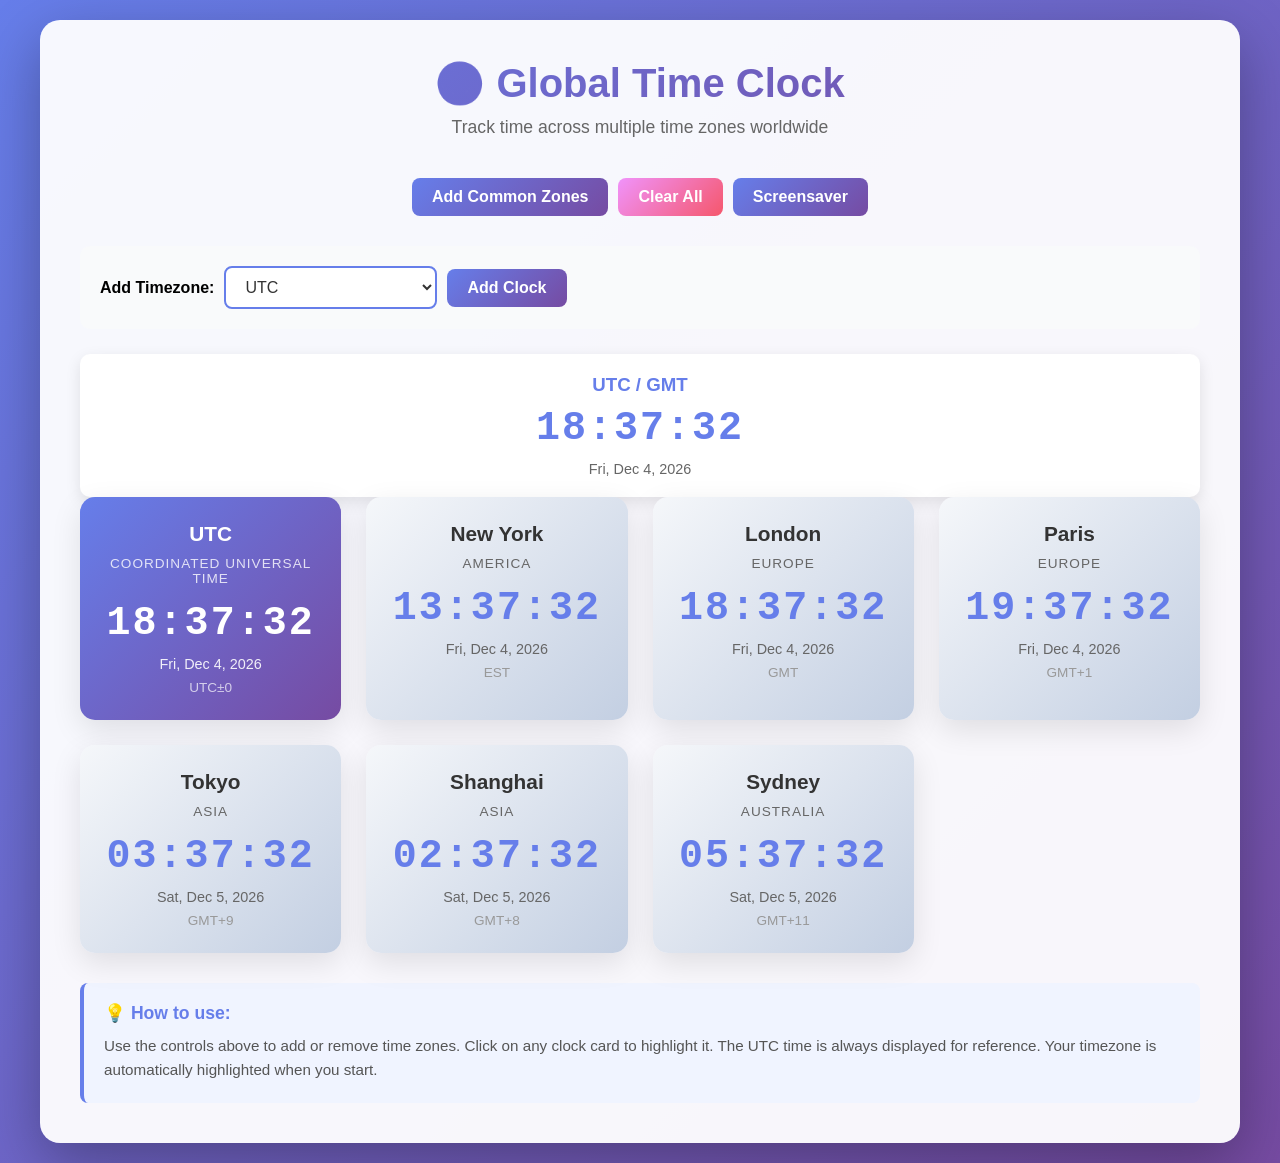
<file: timezone-clock.html>
<!DOCTYPE html>
<html lang="en">
<head>
    <meta charset="UTF-8">
    <meta name="viewport" content="width=device-width, initial-scale=1.0">
    <title>Multi-Timezone Digital Clock</title>
    <style>
        * {
            margin: 0;
            padding: 0;
            box-sizing: border-box;
        }

        body {
            font-family: 'Segoe UI', Tahoma, Geneva, Verdana, sans-serif;
            background: linear-gradient(135deg, #667eea 0%, #764ba2 100%);
            min-height: 100vh;
            display: flex;
            justify-content: center;
            align-items: center;
            padding: 20px;
        }

        .container {
            background: rgba(255, 255, 255, 0.95);
            border-radius: 20px;
            padding: 40px;
            box-shadow: 0 20px 60px rgba(0, 0, 0, 0.3);
            max-width: 1200px;
            width: 100%;
        }

        .header {
            text-align: center;
            margin-bottom: 40px;
        }

        .header h1 {
            font-size: 2.5em;
            color: #333;
            margin-bottom: 10px;
            background: linear-gradient(135deg, #667eea 0%, #764ba2 100%);
            -webkit-background-clip: text;
            -webkit-text-fill-color: transparent;
            background-clip: text;
        }

        .header p {
            color: #666;
            font-size: 1.1em;
        }

        .clocks-grid {
            display: grid;
            grid-template-columns: repeat(auto-fit, minmax(250px, 1fr));
            gap: 25px;
            margin-bottom: 30px;
        }

        .clock-card {
            background: linear-gradient(135deg, #f5f7fa 0%, #c3cfe2 100%);
            border-radius: 15px;
            padding: 25px;
            text-align: center;
            box-shadow: 0 10px 30px rgba(0, 0, 0, 0.1);
            transition: transform 0.3s ease, box-shadow 0.3s ease;
        }

        .clock-card:hover {
            transform: translateY(-5px);
            box-shadow: 0 15px 40px rgba(0, 0, 0, 0.15);
        }

        .clock-card.active {
            background: linear-gradient(135deg, #667eea 0%, #764ba2 100%);
            color: white;
        }

        .clock-card.active .timezone-name {
            color: white;
        }

        .clock-card.active .timezone-label {
            color: rgba(255, 255, 255, 0.8);
        }

        .timezone-name {
            font-size: 1.3em;
            font-weight: 600;
            color: #333;
            margin-bottom: 10px;
        }

        .timezone-label {
            font-size: 0.85em;
            color: #666;
            margin-bottom: 15px;
            text-transform: uppercase;
            letter-spacing: 1px;
        }

        .time-display {
            font-size: 2.5em;
            font-weight: bold;
            font-family: 'Courier New', monospace;
            color: #667eea;
            margin-bottom: 10px;
            letter-spacing: 2px;
        }

        .clock-card.active .time-display {
            color: #fff;
        }

        .date-display {
            font-size: 0.9em;
            color: #666;
            margin-top: 10px;
        }

        .clock-card.active .date-display {
            color: rgba(255, 255, 255, 0.9);
        }

        .offset-display {
            font-size: 0.85em;
            color: #999;
            margin-top: 8px;
            font-weight: 500;
        }

        .clock-card.active .offset-display {
            color: rgba(255, 255, 255, 0.7);
        }

        .controls {
            display: flex;
            gap: 10px;
            justify-content: center;
            flex-wrap: wrap;
            margin-bottom: 30px;
        }

        .btn {
            padding: 10px 20px;
            border: none;
            border-radius: 8px;
            background: linear-gradient(135deg, #667eea 0%, #764ba2 100%);
            color: white;
            cursor: pointer;
            font-size: 1em;
            font-weight: 600;
            transition: transform 0.2s, box-shadow 0.2s;
        }

        .btn:hover {
            transform: scale(1.05);
            box-shadow: 0 5px 15px rgba(102, 126, 234, 0.4);
        }

        .btn:active {
            transform: scale(0.98);
        }

        .btn-secondary {
            background: linear-gradient(135deg, #f093fb 0%, #f5576c 100%);
        }

        .timezone-selector {
            padding: 10px 15px;
            border: 2px solid #667eea;
            border-radius: 8px;
            font-size: 1em;
            background: white;
            color: #333;
            cursor: pointer;
            font-weight: 500;
        }

        .timezone-selector:focus {
            outline: none;
            border-color: #764ba2;
            box-shadow: 0 0 10px rgba(102, 126, 234, 0.3);
        }

        .info-panel {
            background: #f0f4ff;
            border-left: 4px solid #667eea;
            padding: 20px;
            border-radius: 8px;
            margin-top: 30px;
        }

        .info-panel h3 {
            color: #667eea;
            margin-bottom: 10px;
            font-size: 1.1em;
        }

        .info-panel p {
            color: #555;
            line-height: 1.6;
            font-size: 0.95em;
        }

        .utc-time {
            background: white;
            border-radius: 10px;
            padding: 20px;
            text-align: center;
            margin-top: 25px;
            box-shadow: 0 5px 15px rgba(0, 0, 0, 0.1);
        }

        .utc-time h3 {
            color: #667eea;
            margin-bottom: 10px;
        }

        .utc-time .time-display {
            color: #667eea;
        }

        .add-timezone-form {
            background: #f9fafb;
            padding: 20px;
            border-radius: 10px;
            margin-top: 20px;
        }

        .form-group {
            display: flex;
            gap: 10px;
            align-items: center;
            flex-wrap: wrap;
        }

        @media (max-width: 768px) {
            .container {
                padding: 20px;
            }

            .header h1 {
                font-size: 1.8em;
            }

            .clocks-grid {
                grid-template-columns: 1fr;
            }

            .time-display {
                font-size: 2em;
            }
        }
    </style>
</head>
<body>
    <div class="container">
        <div class="header">
            <h1>🌍 Global Time Clock</h1>
            <p>Track time across multiple time zones worldwide</p>
        </div>

        <div class="controls">
            <button class="btn" onclick="addDefaultTimezones()">Add Common Zones</button>
            <button class="btn btn-secondary" onclick="removeAllClocks()">Clear All</button>
            <button class="btn" onclick="startScreensaver()">Screensaver</button>
        </div>

        <div class="add-timezone-form">
            <div class="form-group">
                <label for="timezoneSelect" style="font-weight: 600;">Add Timezone:</label>
                <select id="timezoneSelect" class="timezone-selector"></select>
                <button class="btn" onclick="addTimezoneClock()">Add Clock</button>
            </div>
        </div>

        <div id="utcTimeContainer" class="utc-time">
            <h3>UTC / GMT</h3>
            <div class="time-display" id="utcTime">00:00:00</div>
            <div class="date-display" id="utcDate">--</div>
        </div>

        <div id="clocksContainer" class="clocks-grid">
            <!-- Clocks will be added here dynamically -->
        </div>

        <div class="info-panel">
            <h3>💡 How to use:</h3>
            <p>
                Use the controls above to add or remove time zones. Click on any clock card to highlight it. 
                The UTC time is always displayed for reference. Your timezone is automatically highlighted when you start.
            </p>
        </div>
    </div>

    <script>
        // Comprehensive list of timezones
        const TIMEZONES = [
            // UTC
            'UTC',
            
            // Americas
            'America/New_York',
            'America/Chicago',
            'America/Denver',
            'America/Los_Angeles',
            'America/Anchorage',
            'Pacific/Honolulu',
            'America/Toronto',
            'America/Mexico_City',
            'America/Sao_Paulo',
            'America/Buenos_Aires',
            
            // Europe
            'Europe/London',
            'Europe/Paris',
            'Europe/Berlin',
            'Europe/Moscow',
            'Europe/Istanbul',
            
            // Asia
            'Asia/Dubai',
            'Asia/Kolkata',
            'Asia/Bangkok',
            'Asia/Hong_Kong',
            'Asia/Shanghai',
            'Asia/Tokyo',
            'Asia/Seoul',
            'Asia/Singapore',
            
            // Australia & Pacific
            'Australia/Sydney',
            'Australia/Melbourne',
            'Pacific/Auckland',
            'Pacific/Fiji',
            'Pacific/Apia'
        ];

        let activeClock = null;
        let clocks = [];

        // Initialize timezone selector
        function initTimezoneSelector() {
            const select = document.getElementById('timezoneSelect');
            TIMEZONES.forEach(tz => {
                const option = document.createElement('option');
                option.value = tz;
                option.textContent = tz.replace(/_/g, ' ');
                select.appendChild(option);
            });
        }

        // Get current time in timezone
        function getTimeInTimezone(timezone) {
            const now = new Date();
            const formatter = new Intl.DateTimeFormat('en-US', {
                timeZone: timezone,
                hour: '2-digit',
                minute: '2-digit',
                second: '2-digit',
                hour12: false
            });
            return formatter.format(now);
        }

        // Get current date in timezone
        function getDateInTimezone(timezone) {
            const now = new Date();
            const formatter = new Intl.DateTimeFormat('en-US', {
                timeZone: timezone,
                weekday: 'short',
                year: 'numeric',
                month: 'short',
                day: 'numeric'
            });
            return formatter.format(now);
        }

        // Get UTC offset for timezone
        function getUTCOffset(timezone) {
            const formatter = new Intl.DateTimeFormat('en-US', {
                timeZone: timezone,
                timeZoneName: 'short'
            });
            const parts = formatter.formatToParts(new Date());
            const tzName = parts.find(p => p.type === 'timeZoneName')?.value || '';
            return tzName;
        }

        // Create clock element
        function createClockElement(timezone) {
            const element = document.createElement('div');
            element.className = 'clock-card';
            element.dataset.timezone = timezone;
            
            const displayName = timezone === 'UTC' ? 'UTC' : timezone.split('/')[1]?.replace(/_/g, ' ') || timezone;
            const region = timezone === 'UTC' ? 'Coordinated Universal Time' : timezone.split('/')[0];
            
            element.innerHTML = `
                <div class="timezone-name">${displayName}</div>
                <div class="timezone-label">${region}</div>
                <div class="time-display">${getTimeInTimezone(timezone)}</div>
                <div class="date-display">${getDateInTimezone(timezone)}</div>
                <div class="offset-display">${timezone === 'UTC' ? 'UTC±0' : getUTCOffset(timezone)}</div>
            `;
            
            element.addEventListener('click', () => setActiveClock(element));
            return element;
        }

        // Update all clocks
        function updateAllClocks() {
            const container = document.getElementById('clocksContainer');
            const cards = container.querySelectorAll('.clock-card');
            
            cards.forEach(card => {
                const timezone = card.dataset.timezone;
                card.querySelector('.time-display').textContent = getTimeInTimezone(timezone);
                card.querySelector('.date-display').textContent = getDateInTimezone(timezone);
            });

            // Update UTC time
            document.getElementById('utcTime').textContent = getTimeInTimezone('UTC');
            document.getElementById('utcDate').textContent = getDateInTimezone('UTC');
        }

        // Set active clock
        function setActiveClock(element) {
            if (activeClock) {
                activeClock.classList.remove('active');
            }
            element.classList.add('active');
            activeClock = element;
        }

        // Add timezone clock
        function addTimezoneClock() {
            const select = document.getElementById('timezoneSelect');
            const timezone = select.value;
            
            if (clocks.includes(timezone)) {
                alert('This timezone is already added!');
                return;
            }
            
            const container = document.getElementById('clocksContainer');
            const clockElement = createClockElement(timezone);
            container.appendChild(clockElement);
            clocks.push(timezone);
            
            if (!activeClock) {
                setActiveClock(clockElement);
            }
        }

        // Add default timezones
        function addDefaultTimezones() {
            const defaultZones = [
                'UTC',
                'America/New_York',
                'Europe/London',
                'Europe/Paris',
                'Asia/Tokyo',
                'Asia/Shanghai',
                'Australia/Sydney'
            ];
            
            const container = document.getElementById('clocksContainer');
            container.innerHTML = '';
            clocks = [];
            
            defaultZones.forEach(timezone => {
                const clockElement = createClockElement(timezone);
                container.appendChild(clockElement);
                clocks.push(timezone);
            });
            
            if (clocks.length > 0) {
                setActiveClock(container.firstChild);
            }
        }

        // Remove all clocks
        function removeAllClocks() {
            document.getElementById('clocksContainer').innerHTML = '';
            clocks = [];
            activeClock = null;
        }

        // Screensaver mode
        function startScreensaver() {
            if (clocks.length === 0) {
                alert('Please add some timezones first!');
                return;
            }
            
            let index = 0;
            const cards = document.querySelectorAll('.clock-card');
            
            const interval = setInterval(() => {
                if (cards[index]) {
                    setActiveClock(cards[index]);
                    index = (index + 1) % cards.length;
                }
            }, 2000);
            
            // Stop screensaver on any user interaction
            const stopScreensaver = () => {
                clearInterval(interval);
                document.removeEventListener('click', stopScreensaver);
                document.removeEventListener('keydown', stopScreensaver);
            };
            
            document.addEventListener('click', stopScreensaver);
            document.addEventListener('keydown', stopScreensaver);
        }

        // Initialize
        function init() {
            initTimezoneSelector();
            addDefaultTimezones();
            
            // Update clocks every second
            setInterval(updateAllClocks, 1000);
        }

        // Start when DOM is ready
        document.addEventListener('DOMContentLoaded', init);
    </script>
</body>
</html>
</file>
